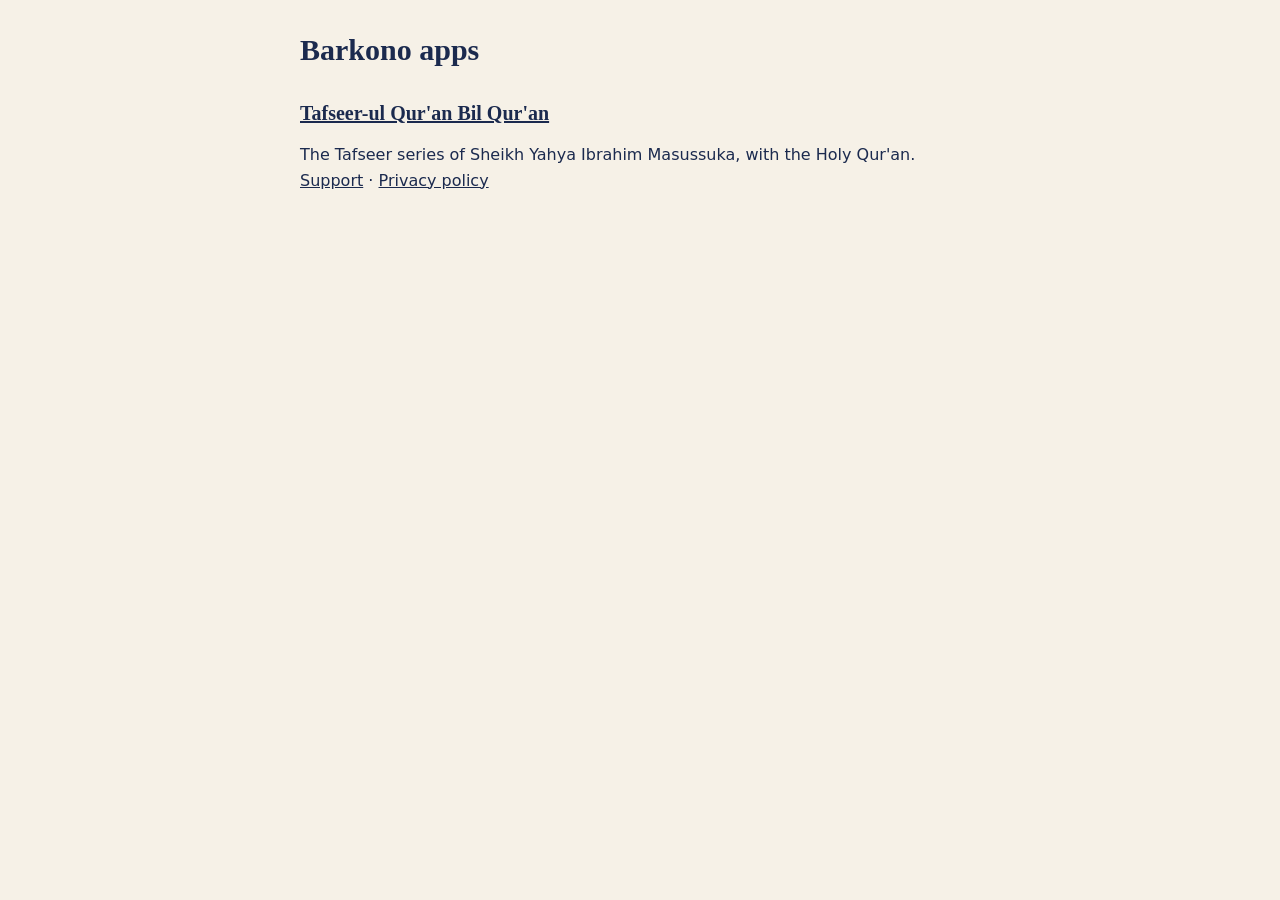
<file: index.html>
<!doctype html>
<html lang="en">
<head>
<meta charset="utf-8">
<meta name="viewport" content="width=device-width, initial-scale=1">
<title>Barkono apps</title>
<link rel="stylesheet" href="style.css">
</head>
<body>
<main>
  <h1>Barkono apps</h1>
  <h2><a href="tafseer/">Tafseer-ul Qur'an Bil Qur'an</a></h2>
  <p>The Tafseer series of Sheikh Yahya Ibrahim Masussuka, with the Holy Qur'an.
  <a href="tafseer/">Support</a> · <a href="tafseer/privacy.html">Privacy policy</a></p>
</main>
</body>
</html>
</file>
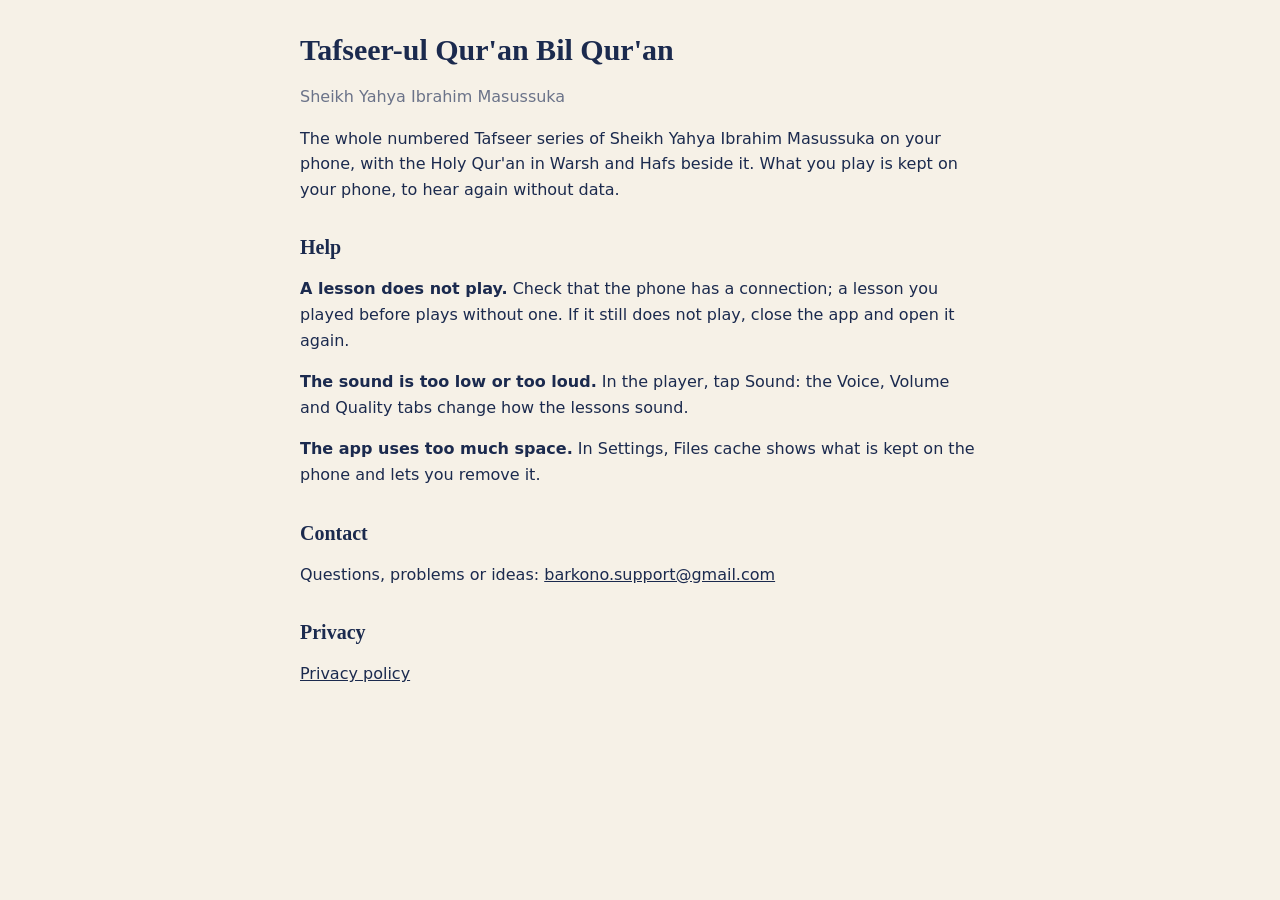
<file: tafseer/index.html>
<!doctype html>
<html lang="en">
<head>
<meta charset="utf-8">
<meta name="viewport" content="width=device-width, initial-scale=1">
<title>Tafseer-ul Qur'an Bil Qur'an · Support</title>
<link rel="stylesheet" href="../style.css">
</head>
<body>
<main>
  <h1>Tafseer-ul Qur'an Bil Qur'an</h1>
  <p class="dim">Sheikh Yahya Ibrahim Masussuka</p>

  <p>The whole numbered Tafseer series of Sheikh Yahya Ibrahim Masussuka on your phone, with the Holy
  Qur'an in Warsh and Hafs beside it. What you play is kept on your phone, to hear again without data.</p>

  <h2>Help</h2>
  <p><b>A lesson does not play.</b> Check that the phone has a connection; a lesson you played before
  plays without one. If it still does not play, close the app and open it again.</p>
  <p><b>The sound is too low or too loud.</b> In the player, tap Sound: the Voice, Volume and Quality
  tabs change how the lessons sound.</p>
  <p><b>The app uses too much space.</b> In Settings, Files cache shows what is kept on the phone and
  lets you remove it.</p>

  <h2>Contact</h2>
  <p>Questions, problems or ideas: <a href="mailto:barkono.support@gmail.com">barkono.support@gmail.com</a></p>

  <h2>Privacy</h2>
  <p><a href="privacy.html">Privacy policy</a></p>
</main>
</body>
</html>
</file>
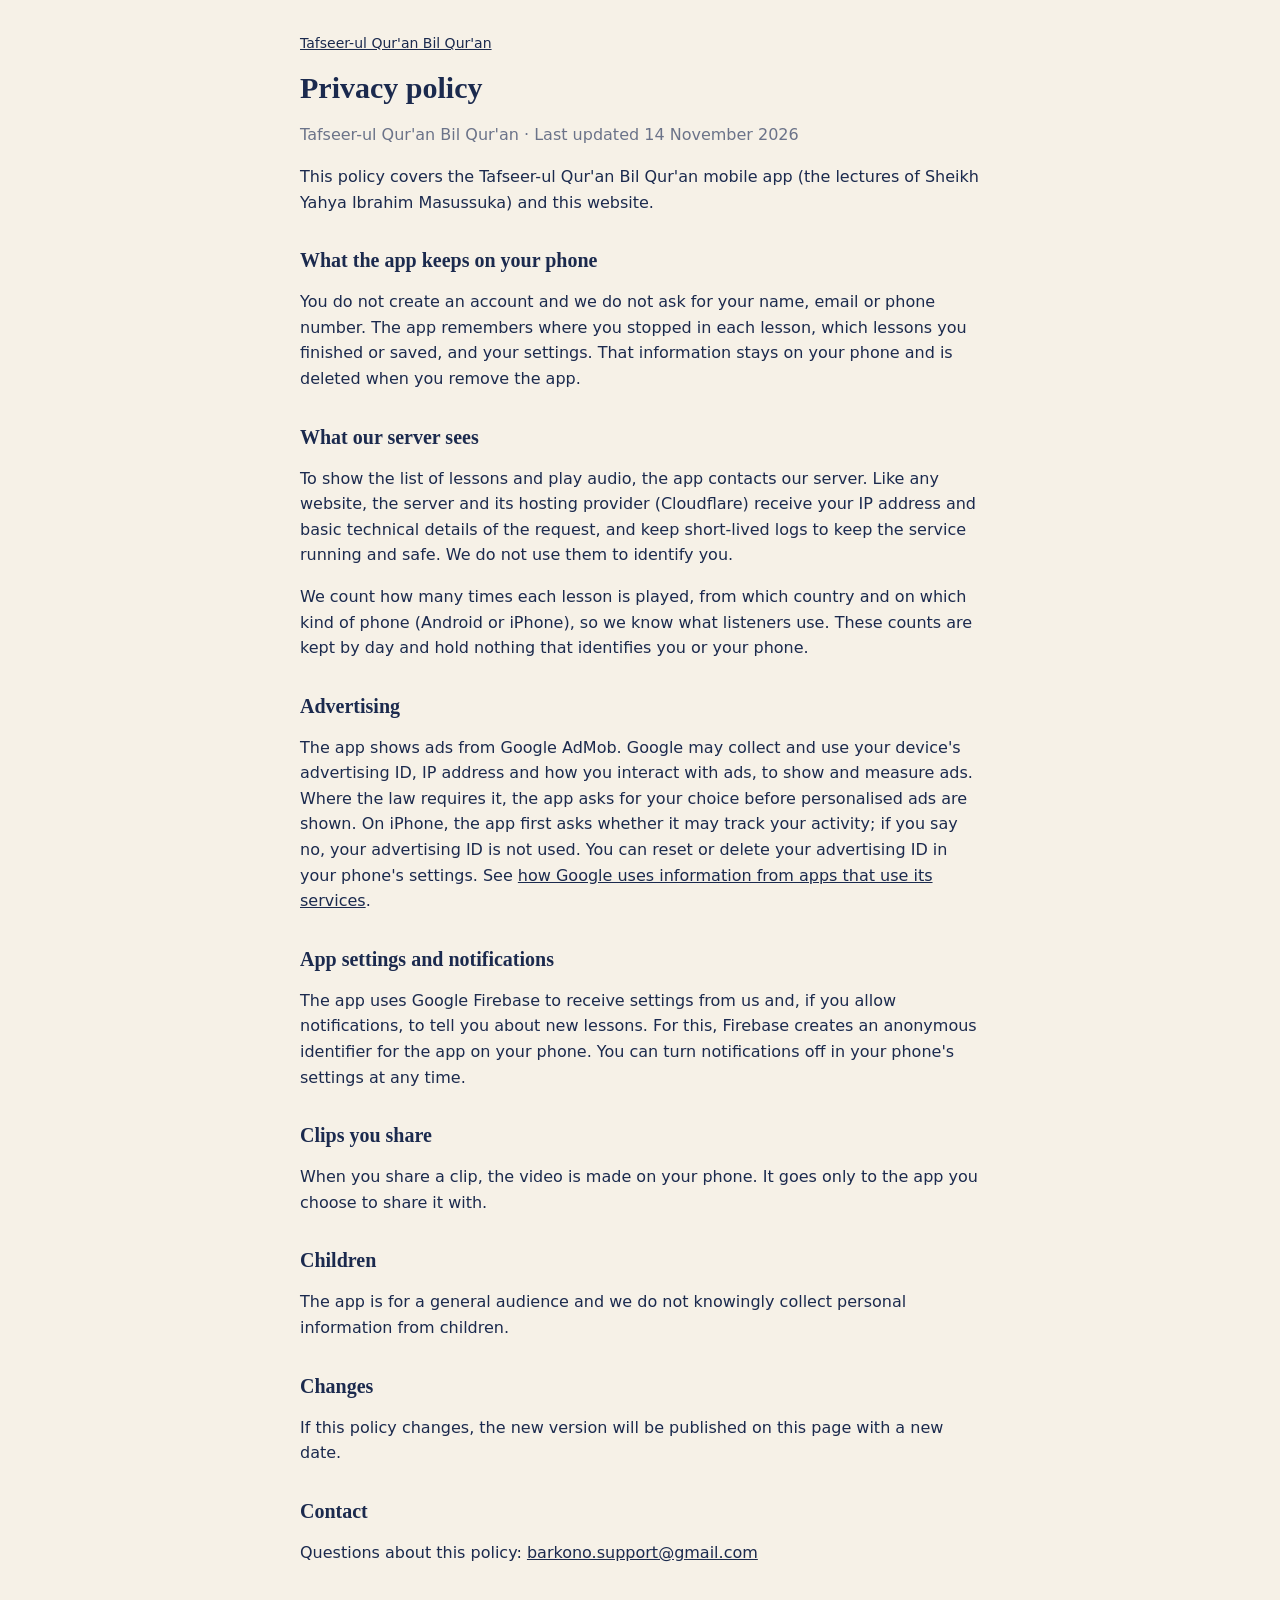
<file: tafseer/privacy.html>
<!doctype html>
<html lang="en">
<head>
<meta charset="utf-8">
<meta name="viewport" content="width=device-width, initial-scale=1">
<title>Privacy policy · Tafseer-ul Qur'an Bil Qur'an</title>
<link rel="stylesheet" href="../style.css">
</head>
<body>
<main>
  <p class="back"><a href="./">Tafseer-ul Qur'an Bil Qur'an</a></p>
  <h1>Privacy policy</h1>
  <p class="dim">Tafseer-ul Qur'an Bil Qur'an · Last updated 14 November 2026</p>

  <p>This policy covers the Tafseer-ul Qur'an Bil Qur'an mobile app (the lectures of Sheikh Yahya
  Ibrahim Masussuka) and this website.</p>

  <h2>What the app keeps on your phone</h2>
  <p>You do not create an account and we do not ask for your name, email or phone number. The app
  remembers where you stopped in each lesson, which lessons you finished or saved, and your settings.
  That information stays on your phone and is deleted when you remove the app.</p>

  <h2>What our server sees</h2>
  <p>To show the list of lessons and play audio, the app contacts our server. Like any website, the
  server and its hosting provider (Cloudflare) receive your IP address and basic technical details of
  the request, and keep short-lived logs to keep the service running and safe. We do not use them to
  identify you.</p>
  <p>We count how many times each lesson is played, from which country and on which kind of phone
  (Android or iPhone), so we know what listeners use. These counts are kept by day and hold nothing that identifies you or your phone.</p>

  <h2>Advertising</h2>
  <p>The app shows ads from Google AdMob. Google may collect and use your device's advertising ID, IP
  address and how you interact with ads, to show and measure ads. Where the law requires it, the app
  asks for your choice before personalised ads are shown. On iPhone, the app first asks whether it may
  track your activity; if you say no, your advertising ID is not used. You can reset or delete your
  advertising ID in your phone's settings. See
  <a href="https://policies.google.com/technologies/partner-sites">how Google uses information from apps that use its services</a>.</p>

  <h2>App settings and notifications</h2>
  <p>The app uses Google Firebase to receive settings from us and, if you allow notifications, to tell
  you about new lessons. For this, Firebase creates an anonymous identifier for the app on your phone.
  You can turn notifications off in your phone's settings at any time.</p>

  <h2>Clips you share</h2>
  <p>When you share a clip, the video is made on your phone. It goes only to the app you choose to
  share it with.</p>

  <h2>Children</h2>
  <p>The app is for a general audience and we do not knowingly collect personal information from children.</p>

  <h2>Changes</h2>
  <p>If this policy changes, the new version will be published on this page with a new date.</p>

  <h2>Contact</h2>
  <p>Questions about this policy: <a href="mailto:barkono.support@gmail.com">barkono.support@gmail.com</a></p>
</main>
</body>
</html>
</file>
<file: style.css>
:root {
  --page: #f6f1e7;
  --ink: #1b2a4e;
  --dim: #6b7389;
}
@media (prefers-color-scheme: dark) {
  :root { --page: #0e1226; --ink: #e9ecf7; --dim: #9aa3c0; }
}
body { margin: 0; background: var(--page); color: var(--ink); font: 16px/1.6 system-ui, sans-serif; }
main { max-width: 680px; margin: 0 auto; padding: 32px 16px 64px; }
h1 { font: 600 30px/1.2 Georgia, serif; margin: 0 0 4px; }
h2 { font: 600 20px/1.3 Georgia, serif; margin: 32px 0 8px; }
.dim { color: var(--dim); }
.back { margin: 0 0 16px; font-size: 14px; }
a { color: inherit; }
</file>
